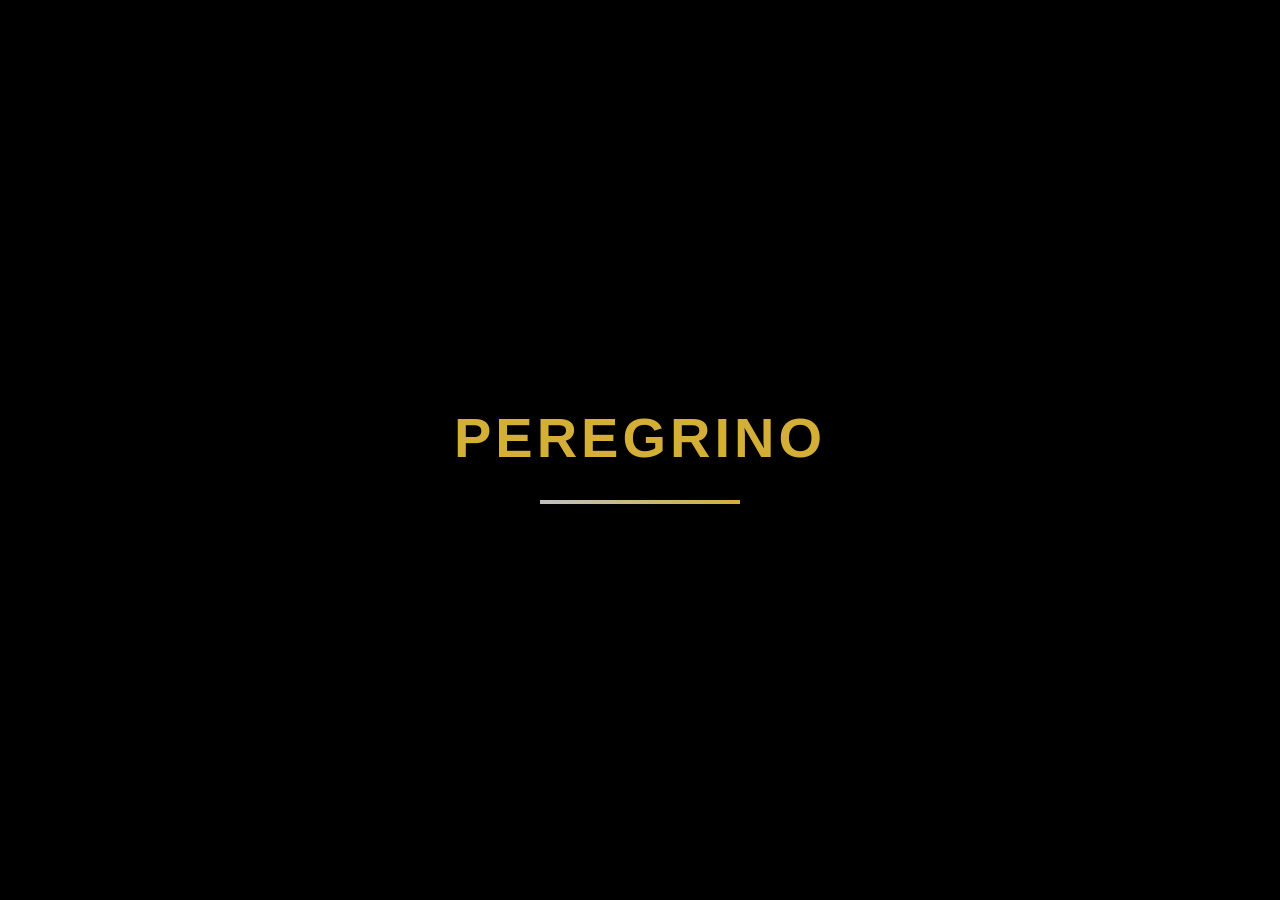
<file: index.html>
<!DOCTYPE html>
<html lang="es">
<head>
  <meta charset="UTF-8">
  <meta name="viewport" content="width=device-width, initial-scale=1.0">
  <title>Peregrino | Bienvenido</title>
  <meta name="description" content="Peregrino - Tu camino hacia la libertad financiera comienza hoy.">
  <meta name="author" content="Peregrino">

  <!-- Favicon -->
  <link rel="icon" type="image/png" href="/favicon.png">

  <!-- Bootstrap 5.3 -->
  <link 
    href="https://cdn.jsdelivr.net/npm/bootstrap@5.3.2/dist/css/bootstrap.min.css" 
    rel="stylesheet"
    integrity="sha384-T3c6CoIi6uLrA9TneNEoa7RxnatzjcDSCmG1MXxSR1GAsXEV/Dwwykc2MPK8M2HN"
    crossorigin="anonymous"
  >

  <!-- Estilos propios -->
  <link rel="stylesheet" href="/css/styles.css">
</head>

<body>

  <!-- Pantalla de carga -->
  <div class="loader">
    <div class="brand">PEREGRINO</div>
    <div class="line"></div>
  </div>

  <!-- Contenido principal -->
  <main class="main-content d-flex align-items-center justify-content-center text-center">
    <div>
      <h1 class="title">Bienvenido a Peregrino</h1>
      <p class="subtitle">Tu camino hacia la libertad financiera comienza hoy.</p>

      <div class="mt-4">
        <a href="/register.html" class="btn btn-gold btn-lg me-3">
          Crear Cuenta
        </a>
        <a href="/login.html" class="btn btn-outline-light btn-lg">
          Iniciar Sesión
        </a>
      </div>
    </div>
  </main>

  <!-- Scripts -->
  <script src="/js/script.js"></script>

</body>
</html>
</file>
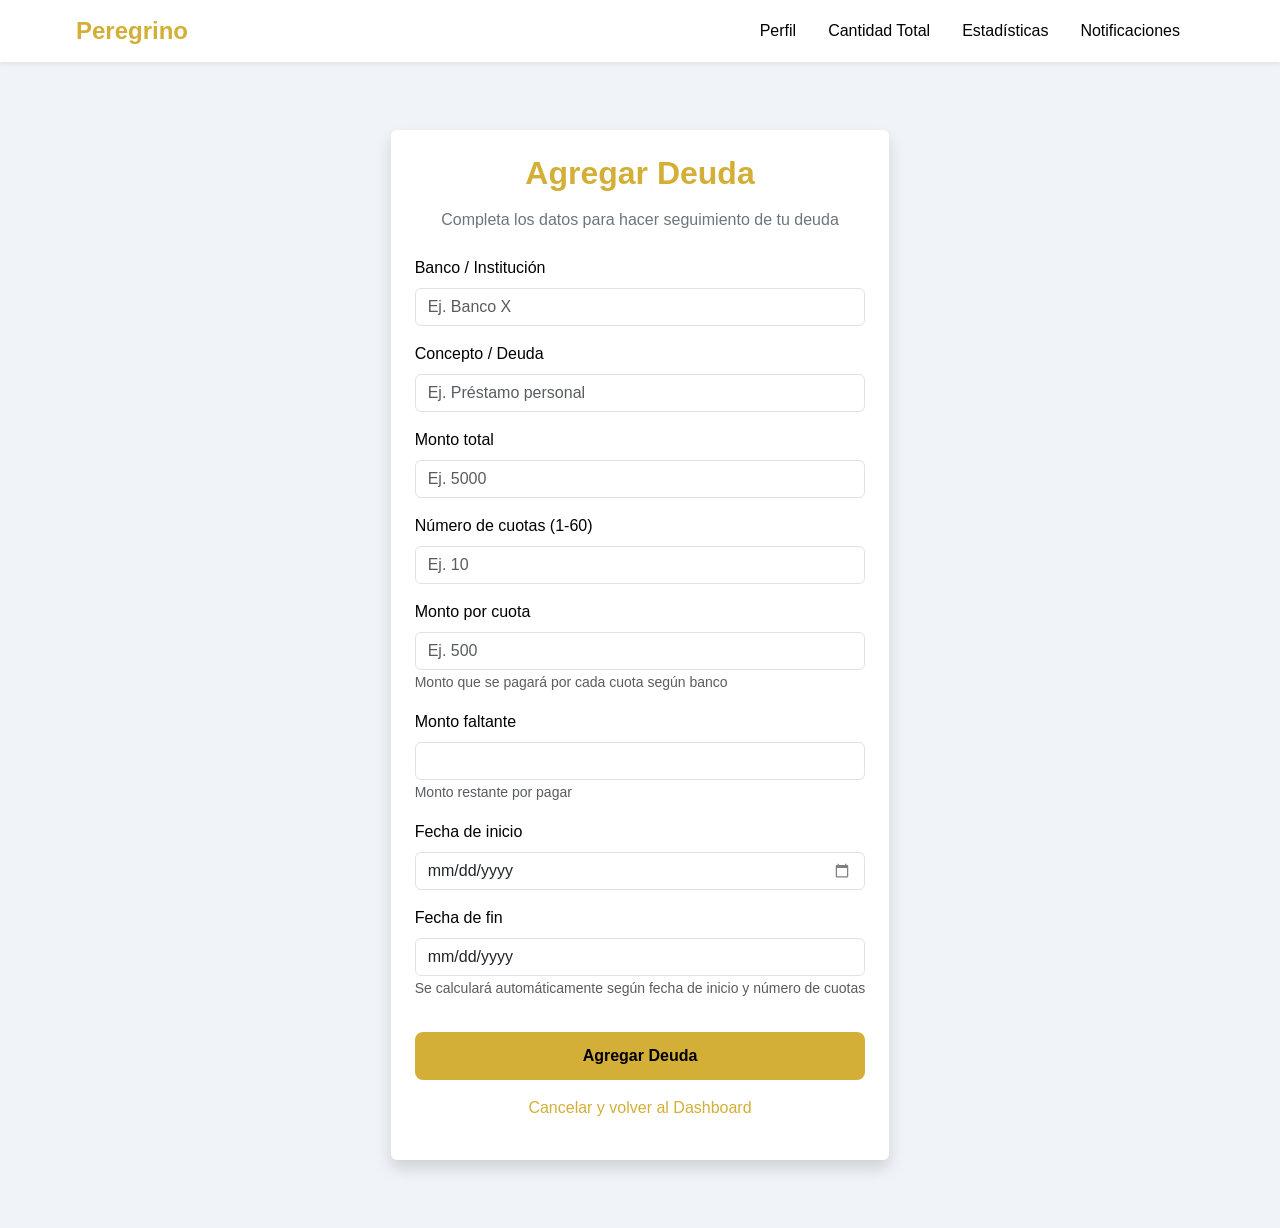
<file: agregar_pago.html>
<!DOCTYPE html>
<html lang="es">
<head>
    <meta charset="UTF-8">
    <title>Peregrino | Agregar Deuda</title>
    <meta name="viewport" content="width=device-width, initial-scale=1.0">

    <!-- Bootstrap -->
    <link href="https://cdn.jsdelivr.net/npm/bootstrap@5.3.2/dist/css/bootstrap.min.css" rel="stylesheet">
    <link rel="stylesheet" href="css/global.css">
    <link rel="stylesheet" href="css/auth.css">

    <style>
        body { background-color: #f0f4f8; }
        .brand-title { color: #D4AF37; font-weight: bold; }
        .btn-gold { background-color: #D4AF37; color: #000; font-weight: bold; }
        .btn-gold:hover { background-color: #C0A030; color: #000; }
        .auth-box { background-color: #fff; }
        .error-message { font-size: 0.875rem; }
    </style>
</head>
<body>

<!-- Navbar -->
<nav class="navbar navbar-expand-lg shadow-sm mb-4" style="background-color:#ffffff;">
    <div class="container">
        <a class="navbar-brand" href="dashboard.html">Peregrino</a>
        <button class="navbar-toggler" type="button" data-bs-toggle="collapse" data-bs-target="#navbarDashboard">
            <span class="navbar-toggler-icon"></span>
        </button>
        <div class="collapse navbar-collapse" id="navbarDashboard">
            <ul class="navbar-nav ms-auto">
                <li class="nav-item"><a class="nav-link" href="#">Perfil</a></li>
                <li class="nav-item"><a class="nav-link" href="#">Cantidad Total</a></li>
                <li class="nav-item"><a class="nav-link" href="#">Estadísticas</a></li>
                <li class="nav-item"><a class="nav-link" href="#">Notificaciones</a></li>
            </ul>
        </div>
    </div>
</nav>

<!-- Contenido principal -->
<div class="container my-5">
    <div class="auth-wrapper mx-auto">
        <div class="auth-box p-4 rounded shadow">

            <h2 class="brand-title text-center mb-3">Agregar Deuda</h2>
            <p class="text-center text-secondary mb-4">Completa los datos para hacer seguimiento de tu deuda</p>

            <form id="formAgregarPago">

                <div class="mb-3">
                    <label for="banco" class="form-label">Banco / Institución</label>
                    <input type="text" class="form-control" id="banco" placeholder="Ej. Banco X" required>
                    <small class="error-message text-danger"></small>
                </div>

                <div class="mb-3">
                    <label for="concepto" class="form-label">Concepto / Deuda</label>
                    <input type="text" class="form-control" id="concepto" placeholder="Ej. Préstamo personal" required>
                    <small class="error-message text-danger"></small>
                </div>

                <div class="mb-3">
                    <label for="monto_total" class="form-label">Monto total</label>
                    <input type="number" class="form-control" id="monto_total" placeholder="Ej. 5000" min="0.01" step="0.01" required>
                    <small class="error-message text-danger"></small>
                </div>

                <div class="mb-3">
                    <label for="cuotas" class="form-label">Número de cuotas (1-60)</label>
                    <input type="number" class="form-control" id="cuotas" placeholder="Ej. 10" min="1" max="60" required>
                    <small class="error-message text-danger"></small>
                </div>

                <div class="mb-3">
                    <label for="monto_cuota" class="form-label">Monto por cuota</label>
                    <input type="number" class="form-control" id="monto_cuota" placeholder="Ej. 500" min="0.01" step="0.01" required>
                    <small class="text-muted">Monto que se pagará por cada cuota según banco</small>
                    <small class="error-message text-danger"></small>
                </div>

                <div class="mb-3">
                    <label for="monto_faltante" class="form-label">Monto faltante</label>
                    <input type="number" class="form-control" id="monto_faltante" readonly>
                    <small class="text-muted">Monto restante por pagar</small>
                </div>

                <div class="mb-3">
                    <label for="fecha_inicio" class="form-label">Fecha de inicio</label>
                    <input type="date" class="form-control" id="fecha_inicio" required>
                    <small class="error-message text-danger"></small>
                </div>

                <div class="mb-3">
                    <label for="fecha_fin" class="form-label">Fecha de fin</label>
                    <input type="date" class="form-control" id="fecha_fin" readonly>
                    <small class="text-muted">Se calculará automáticamente según fecha de inicio y número de cuotas</small>
                    <small class="error-message text-danger"></small>
                </div>

                <button type="submit" class="btn btn-gold w-100 mt-3">Agregar Deuda</button>
            </form>

            <p class="mt-3 text-center">
                <a href="dashboard.html">Cancelar y volver al Dashboard</a>
            </p>

        </div>
    </div>
</div>

<!-- Scripts -->
<script src="js/dashboard.js"></script>
<script>
    // ===========================
    // Manejo del formulario de agregar deuda
    // ===========================
    const form = document.getElementById("formAgregarPago");

    // Actualiza monto_faltante y fecha_fin automáticamente
    const montoTotalInput = document.getElementById("monto_total");
    const cuotasInput = document.getElementById("cuotas");
    const montoCuotaInput = document.getElementById("monto_cuota");
    const montoFaltanteInput = document.getElementById("monto_faltante");
    const fechaInicioInput = document.getElementById("fecha_inicio");
    const fechaFinInput = document.getElementById("fecha_fin");

    function actualizarMontoFaltante(){
        const montoTotal = parseFloat(montoTotalInput.value) || 0;
        montoFaltanteInput.value = montoTotal.toFixed(2);
    }

    function actualizarFechaFin(){
        const fechaInicio = fechaInicioInput.value;
        const cuotas = parseInt(cuotasInput.value) || 1;
        if(fechaInicio){
            const fecha = new Date(fechaInicio);
            fecha.setMonth(fecha.getMonth() + cuotas);
            fechaFinInput.value = fecha.toISOString().split("T")[0];
        }
    }

    montoTotalInput.addEventListener("input", actualizarMontoFaltante);
    cuotasInput.addEventListener("input", ()=>{
        actualizarMontoFaltante();
        actualizarFechaFin();
    });
    fechaInicioInput.addEventListener("change", actualizarFechaFin);

    // ===========================
    // Submit del formulario
    // ===========================
    form.addEventListener("submit", (e)=>{
        e.preventDefault();

        const banco = montoTotalInput.parentElement.parentElement.querySelector("#banco").value.trim();
        const concepto = form.querySelector("#concepto").value.trim();
        const monto_total = parseFloat(montoTotalInput.value);
        const cuotas = parseInt(cuotasInput.value);
        const monto_cuota = parseFloat(montoCuotaInput.value);
        const monto_faltante = parseFloat(montoFaltanteInput.value);
        const fecha_inicio = fechaInicioInput.value;
        const fecha_fin = fechaFinInput.value;

        // Validaciones básicas
        if(!banco || !concepto || !monto_total || !cuotas || !monto_cuota || !fecha_inicio || !fecha_fin){
            alert("❌ Todos los campos son obligatorios y deben ser válidos.");
            return;
        }

        const nuevoPago = {
            banco,
            concepto,
            monto_total,
            cuotas,
            monto_cuota,
            monto_faltante,
            fecha_inicio,
            fecha_fin,
            estado: "Pendiente"
        };

        // Guardar en localStorage
        pagos.push(nuevoPago);
        localStorage.setItem("pagos", JSON.stringify(pagos));

        alert("✅ Deuda agregada correctamente!");
        window.location.href = "dashboard.html";
    });

    // ===========================
    // Inicializar navbar
    // ===========================
    if(typeof conectarNavbar === "function") conectarNavbar();
</script>

<script src="https://cdn.jsdelivr.net/npm/bootstrap@5.3.2/dist/js/bootstrap.bundle.min.js"></script>
</body>
</html>
</file>
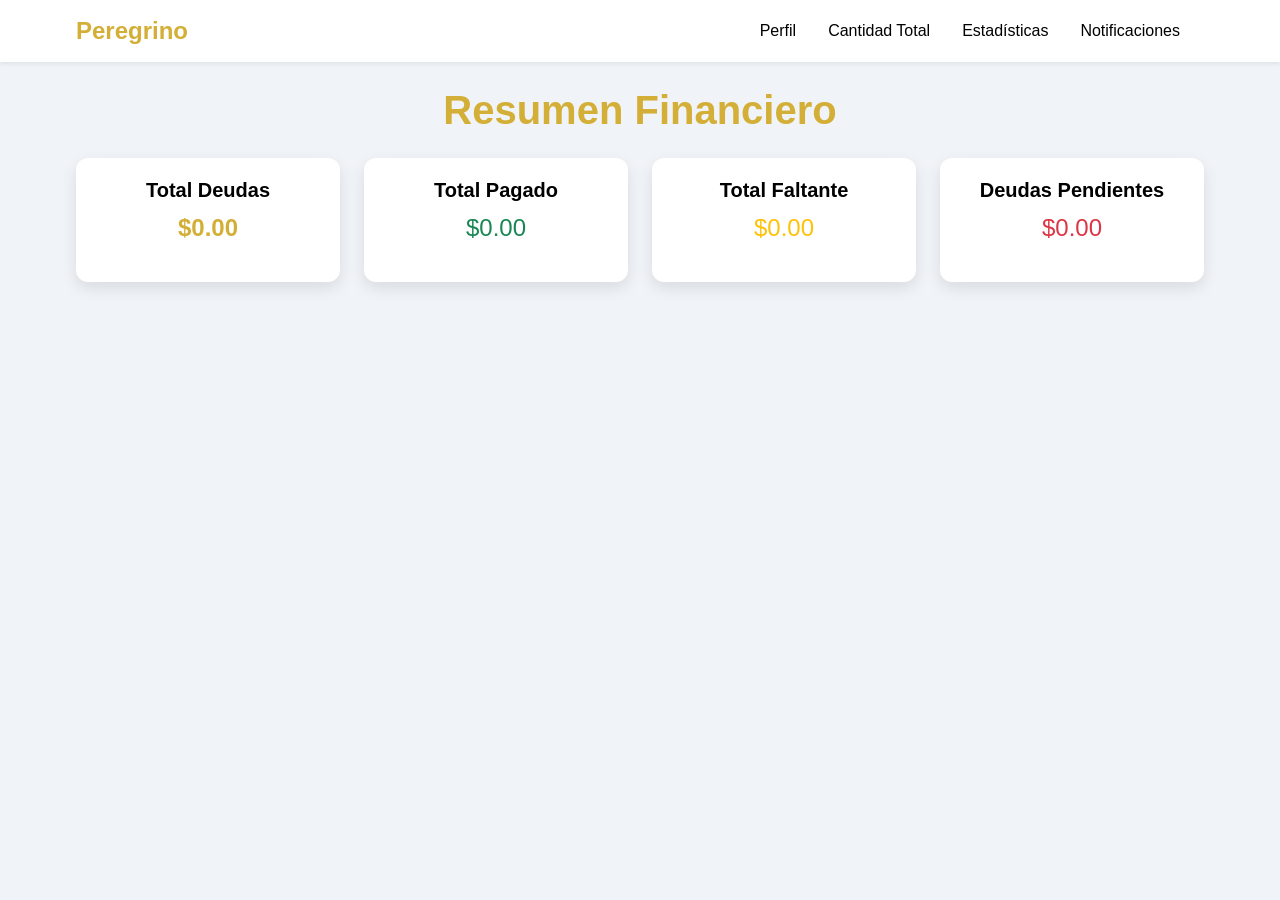
<file: cantidad_total.html>
<!DOCTYPE html>
<html lang="es">
<head>
    <meta charset="UTF-8">
    <title>Peregrino | Cantidad Total</title>
    <meta name="viewport" content="width=device-width, initial-scale=1.0">

    <!-- Bootstrap -->
    <link href="https://cdn.jsdelivr.net/npm/bootstrap@5.3.2/dist/css/bootstrap.min.css" rel="stylesheet">
    <link rel="stylesheet" href="css/global.css">
    <link rel="stylesheet" href="css/auth.css">

    <style>
        body { background-color: #f0f4f8; color: #000; }
        .navbar { background-color: #ffffff !important; }
        .navbar-brand { color: #D4AF37 !important; font-weight: bold; font-size: 1.5rem; }
        .nav-link { color: #000 !important; font-weight: 500; margin-right: 1rem; }
        .nav-link:hover { color: #D4AF37 !important; }
        .brand-title { color: #D4AF37; font-weight: bold; }
        .dashboard-box { background-color: #ffffff; }
        .total-card {
            background-color: #ffffff;
            border-radius: 12px;
            box-shadow: 0 6px 15px rgba(0,0,0,0.1);
            padding: 20px;
            margin-bottom: 20px;
        }
        .text-gold { color: #D4AF37; font-weight: bold; }
        .fs-4 { font-size: 1.5rem; }
    </style>
</head>
<body>

<!-- Navbar -->
<nav class="navbar navbar-expand-lg shadow-sm mb-4">
    <div class="container">
        <a class="navbar-brand" href="dashboard.html">Peregrino</a>
        <button class="navbar-toggler" type="button" data-bs-toggle="collapse" data-bs-target="#navbarDashboard">
            <span class="navbar-toggler-icon"></span>
        </button>
        <div class="collapse navbar-collapse" id="navbarDashboard">
            <ul class="navbar-nav ms-auto">
                <li class="nav-item"><a class="nav-link" href="#">Perfil</a></li>
                <li class="nav-item"><a class="nav-link" href="#">Cantidad Total</a></li>
                <li class="nav-item"><a class="nav-link" href="#">Estadísticas</a></li>
                <li class="nav-item"><a class="nav-link" href="#">Notificaciones</a></li>
            </ul>
        </div>
    </div>
</nav>

<!-- Contenido principal -->
<div class="container my-4">
    <h1 class="text-center brand-title mb-4">Resumen Financiero</h1>

    <div class="row" id="resumenTotales">
        <!-- Tarjetas de totales generadas dinámicamente -->
    </div>
</div>

<!-- Scripts -->
<script src="js/dashboard.js"></script>
<script>
    // ===========================
    // Función para mostrar totales
    // ===========================
    function mostrarTotales() {
        const contenedor = document.getElementById("resumenTotales");
        if (!contenedor) return;

        let totalDeudas = 0;
        let totalPagado = 0;
        let totalFaltante = 0;
        let totalPendiente = 0;

        pagos.forEach(pago => {
            totalDeudas += pago.monto_total;
            totalPagado += (pago.monto_total - pago.monto_faltante);
            totalFaltante += pago.monto_faltante;
            if(pago.estado === "Pendiente") totalPendiente += pago.monto_faltante;
        });

        contenedor.innerHTML = `
            <div class="col-md-3">
                <div class="total-card text-center">
                    <h5>Total Deudas</h5>
                    <p class="fs-4 text-gold">$${totalDeudas.toFixed(2)}</p>
                </div>
            </div>
            <div class="col-md-3">
                <div class="total-card text-center">
                    <h5>Total Pagado</h5>
                    <p class="fs-4 text-success">$${totalPagado.toFixed(2)}</p>
                </div>
            </div>
            <div class="col-md-3">
                <div class="total-card text-center">
                    <h5>Total Faltante</h5>
                    <p class="fs-4 text-warning">$${totalFaltante.toFixed(2)}</p>
                </div>
            </div>
            <div class="col-md-3">
                <div class="total-card text-center">
                    <h5>Deudas Pendientes</h5>
                    <p class="fs-4 text-danger">$${totalPendiente.toFixed(2)}</p>
                </div>
            </div>
        `;
    }

    // ===========================
    // Inicialización
    // ===========================
    window.onload = function() {
        if(typeof conectarNavbar === "function") conectarNavbar();
        mostrarTotales();
    };
</script>

<script src="https://cdn.jsdelivr.net/npm/bootstrap@5.3.2/dist/js/bootstrap.bundle.min.js"></script>
</body>
</html>
</file>
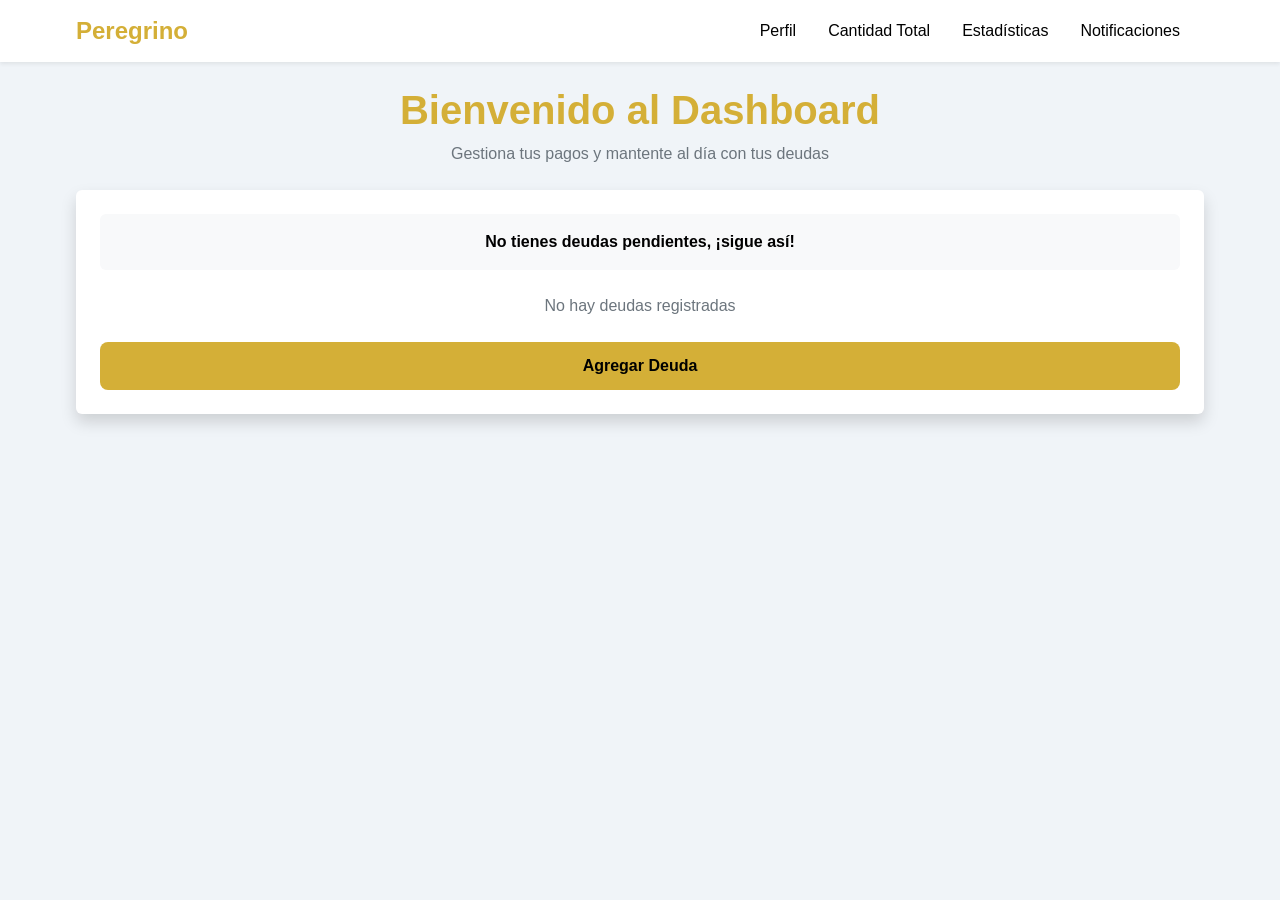
<file: editar.html>
<!DOCTYPE html>
<html lang="es">
<head>
    <meta charset="UTF-8">
    <title>Peregrino | Editar Deuda</title>
    <meta name="viewport" content="width=device-width, initial-scale=1.0">

    <!-- Bootstrap -->
    <link href="https://cdn.jsdelivr.net/npm/bootstrap@5.3.2/dist/css/bootstrap.min.css" rel="stylesheet">
    <link rel="stylesheet" href="css/global.css">
    <link rel="stylesheet" href="css/auth.css">

    <style>
        body { background-color: #f0f4f8; }
        .auth-wrapper { display: flex; justify-content: center; align-items: center; min-height: 100vh; padding: 20px; }
        .auth-box { background-color: #ffffff; padding: 30px; border-radius: 12px; box-shadow: 0 6px 15px rgba(0,0,0,0.1); width: 100%; max-width: 500px; }
        .brand-title { color: #D4AF37; font-weight: bold; text-align: center; margin-bottom: 10px; }
        .brand-subtitle { text-align: center; color: #555; margin-bottom: 25px; }
        .btn-gold { background-color: #D4AF37; color: #000; font-weight: bold; }
        .btn-gold:hover { background-color: #C0A030; color: #000; }
        .error-message { color: red; font-size: 0.85rem; margin-top: 3px; }
        a { color: #D4AF37; text-decoration: none; }
        a:hover { text-decoration: underline; }
    </style>
</head>
<body>

<div class="auth-wrapper">
    <div class="auth-box">
        <h2 class="brand-title">Editar Deuda</h2>
        <p class="brand-subtitle">Actualiza los datos de tu deuda</p>

        <form id="editarForm">
            <!-- Banco / Institución -->
            <div class="mb-3">
                <label for="banco" class="form-label">Banco / Institución</label>
                <input type="text" class="form-control" id="banco" placeholder="Ej. Banco X" required>
                <small class="error-message"></small>
            </div>

            <!-- Concepto -->
            <div class="mb-3">
                <label for="concepto" class="form-label">Concepto / Deuda</label>
                <input type="text" class="form-control" id="concepto" placeholder="Ej. Préstamo personal" required>
                <small class="error-message"></small>
            </div>

            <!-- Monto Total -->
            <div class="mb-3">
                <label for="monto_total" class="form-label">Monto Total</label>
                <input type="number" class="form-control" id="monto_total" placeholder="Ej. 5000" min="0.01" step="0.01" required>
                <small class="error-message"></small>
            </div>

            <!-- Cuotas -->
            <div class="mb-3">
                <label for="cuotas" class="form-label">Número de Cuotas (1-60)</label>
                <input type="number" class="form-control" id="cuotas" placeholder="Ej. 10" min="1" max="60" step="1" required>
                <small class="error-message"></small>
            </div>

            <!-- Monto por cuota -->
            <div class="mb-3">
                <label for="monto_cuota" class="form-label">Monto por Cuota</label>
                <input type="number" class="form-control" id="monto_cuota" placeholder="Ej. 500" min="0.01" step="0.01" required>
                <small class="text-muted">Monto que se paga cada mes según banco</small>
                <small class="error-message"></small>
            </div>

            <!-- Monto faltante -->
            <div class="mb-3">
                <label for="monto_faltante" class="form-label">Monto Faltante</label>
                <input type="number" class="form-control" id="monto_faltante" readonly>
                <small class="text-muted">Monto restante por pagar</small>
            </div>

            <!-- Fecha inicio -->
            <div class="mb-3">
                <label for="fecha_inicio" class="form-label">Fecha Inicio</label>
                <input type="date" class="form-control" id="fecha_inicio" required>
                <small class="error-message"></small>
            </div>

            <!-- Fecha fin -->
            <div class="mb-3">
                <label for="fecha_fin" class="form-label">Fecha Fin</label>
                <input type="date" class="form-control" id="fecha_fin" readonly>
                <small class="text-muted">Se calcula automáticamente según fecha inicio y número de cuotas</small>
            </div>

            <button type="submit" class="btn btn-gold w-100 mt-3">Guardar Cambios</button>
        </form>

        <p class="mt-3 text-center">
            <a href="dashboard.html">Cancelar y volver al Dashboard</a>
        </p>
    </div>
</div>

<!-- Scripts -->
<script src="js/dashboard.js"></script>
<script>
    // ===========================
    // Inicialización de edición
    // ===========================
    const indice = localStorage.getItem("editarIndice");
    if(!indice) window.location.href = "dashboard.html";

    const pago = pagos[indice];

    // Referencias
    const banco = document.getElementById("banco");
    const concepto = document.getElementById("concepto");
    const monto_total = document.getElementById("monto_total");
    const cuotas = document.getElementById("cuotas");
    const monto_cuota = document.getElementById("monto_cuota");
    const monto_faltante = document.getElementById("monto_faltante");
    const fecha_inicio = document.getElementById("fecha_inicio");
    const fecha_fin = document.getElementById("fecha_fin");

    // Rellenar formulario con datos actuales
    banco.value = pago.banco;
    concepto.value = pago.concepto;
    monto_total.value = pago.monto_total;
    cuotas.value = pago.cuotas;
    monto_cuota.value = pago.monto_cuota;
    monto_faltante.value = pago.monto_faltante;
    fecha_inicio.value = pago.fecha_inicio;
    fecha_fin.value = pago.fecha_fin;

    // Función para calcular fecha_fin según fecha_inicio y cuotas
    function actualizarFechaFin() {
        const inicio = new Date(fecha_inicio.value);
        const meses = parseInt(cuotas.value) || 1;
        const fin = new Date(inicio);
        fin.setMonth(fin.getMonth() + meses);
        fecha_fin.value = fin.toISOString().split('T')[0];
    }

    // Función para actualizar monto_faltante automáticamente
    function actualizarMontoFaltante() {
        const total = parseFloat(monto_total.value) || 0;
        const cuota = parseFloat(monto_cuota.value) || 0;
        const faltante = Math.max(total - cuota, 0);
        monto_faltante.value = faltante.toFixed(2);
    }

    fecha_inicio.addEventListener("change", actualizarFechaFin);
    cuotas.addEventListener("input", actualizarFechaFin);
    monto_total.addEventListener("input", actualizarMontoFaltante);
    monto_cuota.addEventListener("input", actualizarMontoFaltante);

    // ===========================
    // Guardar cambios
    // ===========================
    document.getElementById("editarForm").addEventListener("submit", function(e){
        e.preventDefault();

        pago.banco = banco.value.trim();
        pago.concepto = concepto.value.trim();
        pago.monto_total = parseFloat(monto_total.value);
        pago.cuotas = parseInt(cuotas.value);
        pago.monto_cuota = parseFloat(monto_cuota.value);
        pago.monto_faltante = parseFloat(monto_faltante.value);
        pago.fecha_inicio = fecha_inicio.value;
        pago.fecha_fin = fecha_fin.value;

        // Guardar cambios en localStorage
        localStorage.setItem("pagos", JSON.stringify(pagos));
        // Volver al dashboard
        window.location.href = "dashboard.html";
    });

    // ===========================
    // Inicializar navbar
    // ===========================
    if(typeof conectarNavbar === "function") conectarNavbar();
</script>

<script src="https://cdn.jsdelivr.net/npm/bootstrap@5.3.2/dist/js/bootstrap.bundle.min.js"></script>
</body>
</html>
</file>
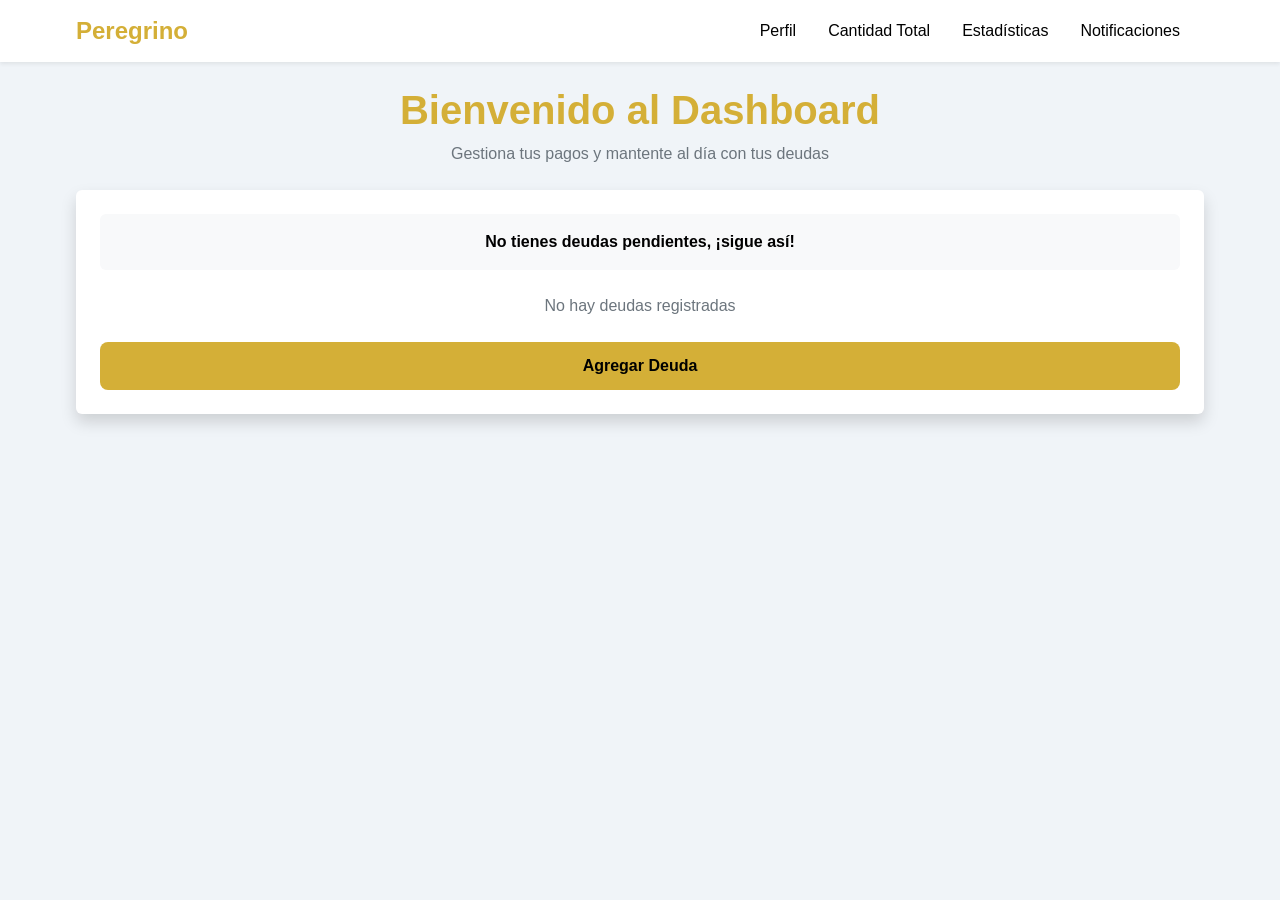
<file: eliminar.html>
<!DOCTYPE html>
<html lang="es">
<head>
    <meta charset="UTF-8">
    <title>Peregrino | Eliminar Pago</title>
    <meta name="viewport" content="width=device-width, initial-scale=1.0">

    <link rel="stylesheet" href="css/global.css">
    <link rel="stylesheet" href="css/auth.css">

    <style>
        .error-message { display: block; margin-top: 5px; }
    </style>
</head>
<body>

<div class="auth-wrapper">
    <div class="auth-box">
        <h1 class="brand-title">Eliminar Pago</h1>
        <p class="brand-subtitle">Escribe la palabra <strong>CONFIRMAR</strong> para eliminar la deuda</p>

        <form id="eliminarForm">
            <div class="mb-3">
                <label class="form-label">Escribe "CONFIRMAR"</label>
                <input type="text" id="confirmInput" class="form-control" placeholder="CONFIRMAR" required>
                <small class="error-message text-danger"></small>
            </div>

            <button type="submit" class="btn btn-danger w-100 mt-3">Eliminar Pago</button>
        </form>

        <p class="redirect-text mt-4">
            <a href="dashboard.html">Cancelar y volver al Dashboard</a>
        </p>
    </div>
</div>

<script>
document.addEventListener("DOMContentLoaded", function() {
    const form = document.getElementById("eliminarForm");
    const input = document.getElementById("confirmInput");

    let pagos = JSON.parse(localStorage.getItem("pagos")) || [];
    const eliminarIndice = localStorage.getItem("eliminarIndice");

    if(eliminarIndice === null){
        alert("❌ No se encontró deuda para eliminar");
        window.location.href = "dashboard.html";
    }

    form.addEventListener("submit", function(e){
        e.preventDefault();

        const errorEl = input.nextElementSibling;
        errorEl.textContent = "";

        const textoIngresado = input.value.trim();

        if(textoIngresado !== "CONFIRMAR"){
            errorEl.textContent = "Escribe por favor CONFIRMAR para poder eliminar";
            return;
        }

        if(confirm("⚠️ ¿Estás seguro de eliminar esta deuda? Esta acción no se puede deshacer.")){
            pagos.splice(eliminarIndice, 1);
            localStorage.setItem("pagos", JSON.stringify(pagos));
            localStorage.removeItem("eliminarIndice");

            alert("✅ Deuda eliminada correctamente");
            window.location.href = "dashboard.html";
        }
    });
});
</script>

</body>
</html>
</file>
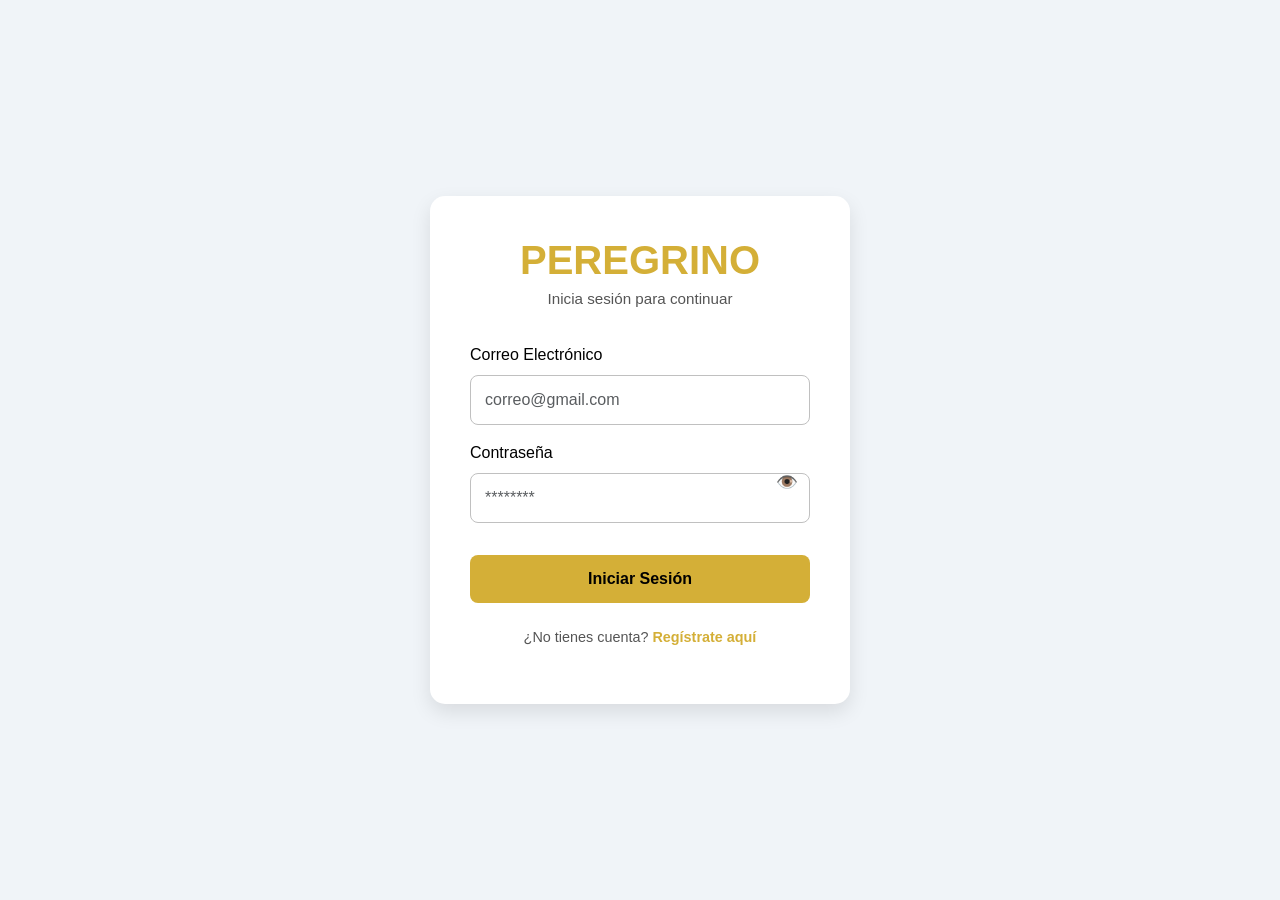
<file: login.html>
<!DOCTYPE html>
<html lang="es">
<head>
    <meta charset="UTF-8">
    <title>Peregrino | Iniciar Sesión</title>
    <meta name="viewport" content="width=device-width, initial-scale=1.0">

    <!-- Bootstrap -->
    <link href="https://cdn.jsdelivr.net/npm/bootstrap@5.3.2/dist/css/bootstrap.min.css" rel="stylesheet">
    <!-- Estilos propios -->
    <link rel="stylesheet" href="css/global.css">
    <link rel="stylesheet" href="css/auth.css">

    <style>
        body {
            background-color: #f0f4f8;
            color: #000;
            font-family: 'Segoe UI', sans-serif;
        }
        .auth-wrapper {
            display: flex;
            justify-content: center;
            align-items: center;
            min-height: 100vh;
        }
        .auth-box {
            background-color: #fff;
            padding: 2.5rem;
            border-radius: 15px;
            box-shadow: 0 8px 20px rgba(0,0,0,0.1);
            width: 100%;
            max-width: 420px;
        }
        .brand-title {
            color: #D4AF37;
            font-weight: bold;
            text-align: center;
            margin-bottom: 0.25rem;
        }
        .brand-subtitle {
            text-align: center;
            font-size: 0.95rem;
            color: #555;
            margin-bottom: 2rem;
        }
        .btn-gold {
            background-color: #D4AF37;
            color: #000;
            font-weight: bold;
            transition: background-color 0.3s;
        }
        .btn-gold:hover {
            background-color: #C0A030;
            color: #000;
        }
        .toggle-password {
            position: absolute;
            right: 12px;
            top: 50%;
            transform: translateY(-50%);
            cursor: pointer;
            user-select: none;
        }
        .error-message {
            font-size: 0.85rem;
            margin-top: 0.25rem;
        }
        .redirect-text {
            text-align: center;
            font-size: 0.9rem;
            color: #555;
        }
        .redirect-text a {
            color: #D4AF37;
            text-decoration: none;
            font-weight: bold;
        }
        .redirect-text a:hover {
            text-decoration: underline;
        }
    </style>
</head>

<body>

<div class="auth-wrapper">
    <div class="auth-box">

        <h1 class="brand-title">PEREGRINO</h1>
        <p class="brand-subtitle">Inicia sesión para continuar</p>

        <form id="loginForm" novalidate>

            <div class="mb-3">
                <label for="email" class="form-label">Correo Electrónico</label>
                <input type="email" id="email" class="form-control custom-input" placeholder="correo@gmail.com" required>
                <small class="error-message text-danger"></small>
            </div>

            <div class="mb-3 position-relative">
                <label for="password" class="form-label">Contraseña</label>
                <input type="password" id="password" class="form-control custom-input" placeholder="********" required>
                <span class="toggle-password">👁️</span>
                <small class="error-message text-danger"></small>
            </div>

            <button type="submit" class="btn btn-gold w-100 mt-3">Iniciar Sesión</button>

        </form>

        <p class="redirect-text mt-4">
            ¿No tienes cuenta? <a href="register.html">Regístrate aquí</a>
        </p>

    </div>
</div>

<!-- Scripts -->
<script src="js/login.js"></script>
<script src="https://cdn.jsdelivr.net/npm/bootstrap@5.3.2/dist/js/bootstrap.bundle.min.js"></script>
</body>
</html>
</file>
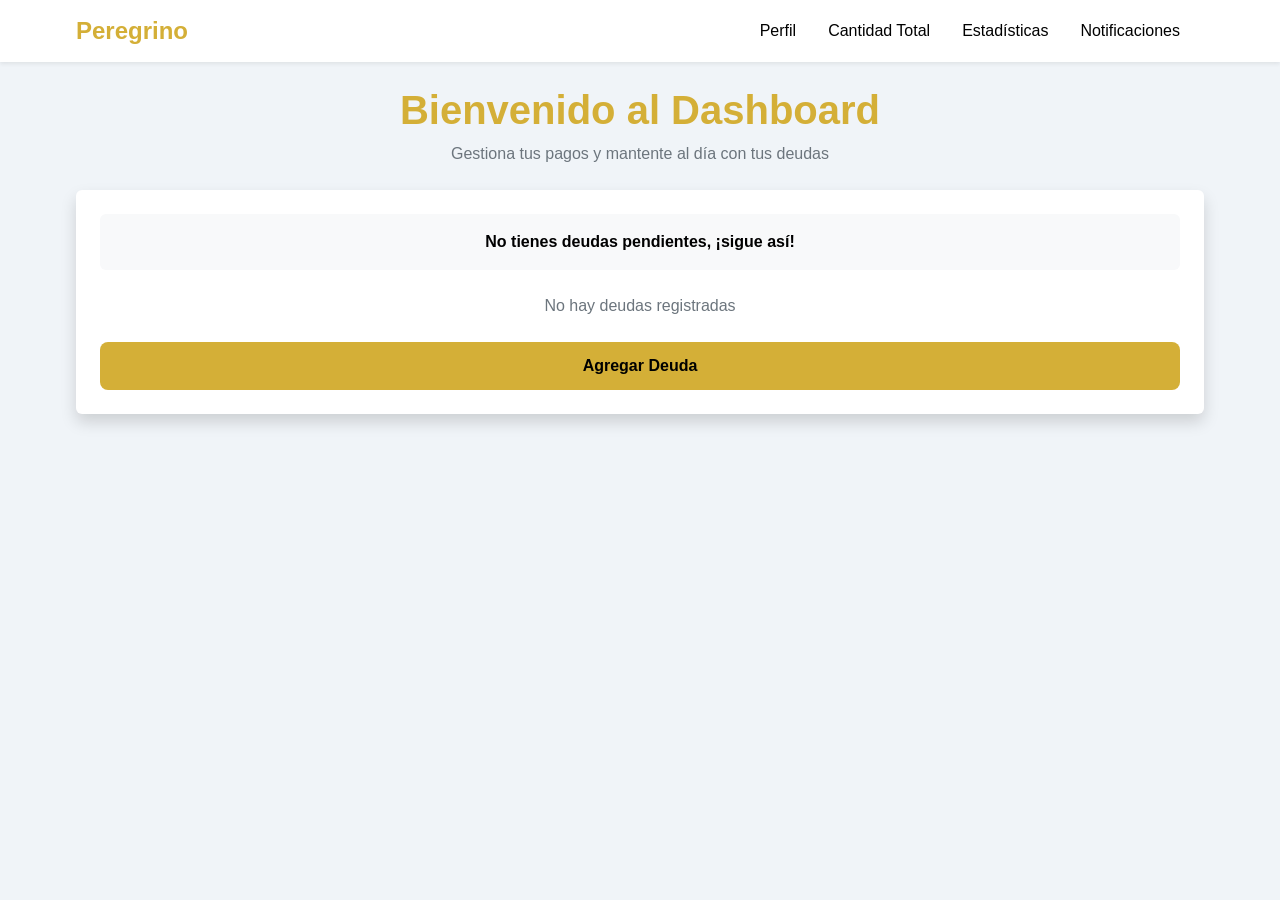
<file: pagar.html>
<!DOCTYPE html>
<html lang="es">
<head>
<meta charset="UTF-8">
<title>Pagar Deuda | Peregrino</title>
<meta name="viewport" content="width=device-width, initial-scale=1.0">

<!-- Bootstrap -->
<link href="https://cdn.jsdelivr.net/npm/bootstrap@5.3.2/dist/css/bootstrap.min.css" rel="stylesheet">

<!-- Estilos propios -->
<link rel="stylesheet" href="css/global.css">
<link rel="stylesheet" href="css/auth.css">

<style>
body { background-color: #f0f4f8; color: #000; }
.navbar { background-color: #ffffff !important; }
.navbar-brand { color: #D4AF37 !important; font-weight: bold; font-size: 1.5rem; }
.nav-link { color: #000 !important; font-weight: 500; margin-right: 1rem; }
.nav-link:hover { color: #D4AF37 !important; }
.auth-wrapper { display: flex; justify-content: center; align-items: center; min-height: 100vh; }
.auth-box { background-color: #ffffff; padding: 30px; border-radius: 12px; box-shadow: 0 8px 20px rgba(0,0,0,0.1); width: 100%; max-width: 450px; }
.brand-title { color: #D4AF37; font-weight: bold; text-align: center; margin-bottom: 10px; }
.brand-subtitle { text-align: center; margin-bottom: 20px; color: #555; }
.progress { height: 25px; border-radius: 12px; overflow: hidden; }
.progress-bar { font-weight: bold; color: #000; }
.btn-gold { background-color: #D4AF37; color: #000; font-weight: bold; }
.btn-gold:hover { background-color: #C0A030; color: #000; }
</style>
</head>
<body>

<!-- ===========================
        Barra de navegación
=========================== -->
<nav class="navbar navbar-expand-lg shadow-sm mb-4">
    <div class="container">
        <a class="navbar-brand" href="dashboard.html">Peregrino</a>
        <button class="navbar-toggler" type="button" data-bs-toggle="collapse" data-bs-target="#navbarDashboard">
            <span class="navbar-toggler-icon"></span>
        </button>
        <div class="collapse navbar-collapse" id="navbarDashboard">
            <ul class="navbar-nav ms-auto">
                <li class="nav-item"><a class="nav-link" href="perfil.html">Perfil</a></li>
                <li class="nav-item"><a class="nav-link" href="cantidad_total.html">Cantidad Total</a></li>
                <li class="nav-item"><a class="nav-link" href="estadistica.html">Estadísticas</a></li>
                <li class="nav-item"><a class="nav-link" href="notificaciones.html">Notificaciones</a></li>
            </ul>
        </div>
    </div>
</nav>

<!-- ===========================
        Contenido principal
=========================== -->
<div class="auth-wrapper">
    <div class="auth-box">
        <h2 class="brand-title">Registrar Pago</h2>
        <p class="brand-subtitle">Ingresa el monto que deseas pagar de tu deuda</p>

        <form id="pagarForm">
            <div class="mb-3">
                <label for="banco" class="form-label">Banco / Empresa</label>
                <input type="text" class="form-control" id="banco" disabled>
            </div>

            <div class="mb-3">
                <label for="concepto" class="form-label">Concepto</label>
                <input type="text" class="form-control" id="concepto" disabled>
            </div>

            <div class="mb-3">
                <label for="monto_faltante" class="form-label">Monto faltante</label>
                <input type="text" class="form-control" id="monto_faltante" disabled>
            </div>

            <div class="mb-3">
                <label for="monto_pago" class="form-label">Monto a pagar</label>
                <input type="number" class="form-control" id="monto_pago" min="0.01" step="0.01" required>
                <div class="error-message text-danger" id="errorMontoPago"></div>
            </div>

            <!-- Barra de progreso -->
            <div class="mb-3">
                <label class="form-label">Progreso de pago</label>
                <div class="progress">
                    <div class="progress-bar bg-gold" role="progressbar" id="progressPago" style="width: 0%">0%</div>
                </div>
            </div>

            <button type="submit" class="btn btn-gold w-100 mt-3">Registrar Pago</button>
        </form>

        <div class="text-center mt-3">
            <a href="dashboard.html">Cancelar y volver</a>
        </div>
    </div>
</div>

<!-- Scripts -->
<script>
document.addEventListener("DOMContentLoaded", () => {
    const pagos = JSON.parse(localStorage.getItem("pagos")) || [];
    const indice = parseInt(localStorage.getItem("pagarIndice"));
    if(isNaN(indice) || !pagos[indice]){
        alert("Pago no encontrado");
        window.location.href = "dashboard.html";
        return;
    }

    const pago = pagos[indice];

    // Mostrar datos
    document.getElementById("banco").value = pago.banco;
    document.getElementById("concepto").value = pago.concepto;
    document.getElementById("monto_faltante").value = pago.monto_faltante.toFixed(2);

    const montoPagoInput = document.getElementById("monto_pago");
    const progressBar = document.getElementById("progressPago");
    const errorDiv = document.getElementById("errorMontoPago");

    // Actualizar barra de progreso
    montoPagoInput.addEventListener("input", () => {
        const monto = parseFloat(montoPagoInput.value) || 0;
        let porcentaje = (monto / pago.monto_total) * 100;
        if(porcentaje > 100) porcentaje = 100;
        progressBar.style.width = porcentaje.toFixed(2) + "%";
        progressBar.textContent = porcentaje.toFixed(0) + "%";
    });

    // Manejar formulario
    document.getElementById("pagarForm").addEventListener("submit", (e) => {
        e.preventDefault();
        const montoPago = parseFloat(montoPagoInput.value);
        if(montoPago <= 0 || montoPago > pago.monto_faltante){
            errorDiv.textContent = "Monto inválido";
            return;
        }

        pago.monto_faltante -= montoPago;
        if(pago.monto_faltante < 0) pago.monto_faltante = 0;

        pagos[indice] = pago;
        localStorage.setItem("pagos", JSON.stringify(pagos));

        alert("Pago registrado correctamente");
        window.location.href = "dashboard.html";
    });
});
</script>

<script src="https://cdn.jsdelivr.net/npm/bootstrap@5.3.2/dist/js/bootstrap.bundle.min.js"></script>
</body>
</html>
</file>
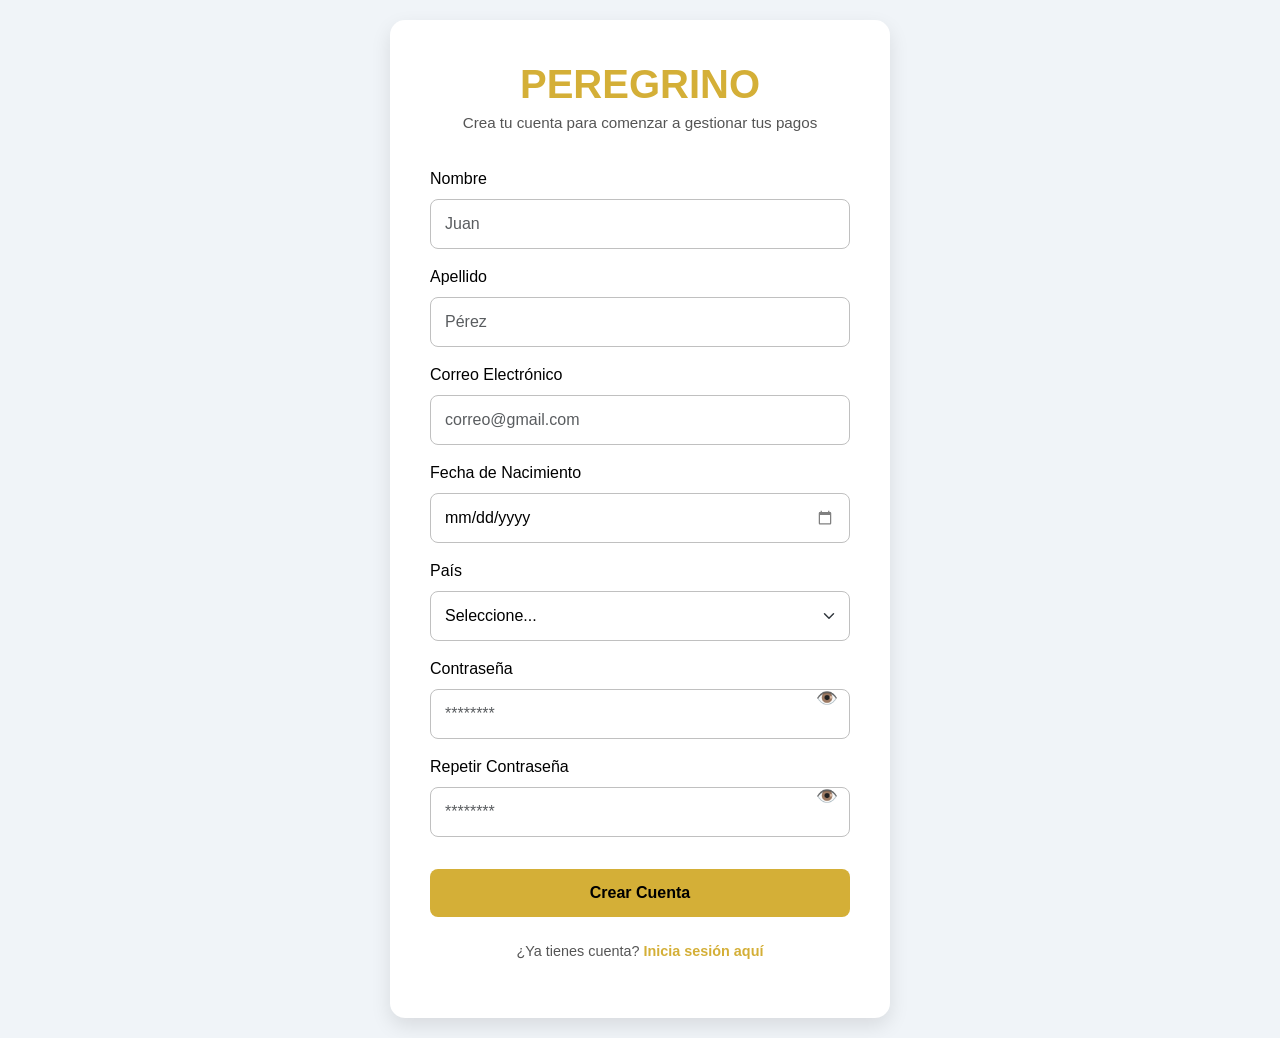
<file: register.html>
<!DOCTYPE html>
<html lang="es">
<head>
    <meta charset="UTF-8">
    <title>Peregrino | Registro</title>
    <meta name="viewport" content="width=device-width, initial-scale=1.0">

    <!-- Bootstrap -->
    <link href="https://cdn.jsdelivr.net/npm/bootstrap@5.3.2/dist/css/bootstrap.min.css" rel="stylesheet">
    <!-- Estilos propios -->
    <link rel="stylesheet" href="css/global.css">
    <link rel="stylesheet" href="css/auth.css">

    <style>
        body {
            background-color: #f0f4f8;
            color: #000;
            font-family: 'Segoe UI', sans-serif;
        }
        .auth-wrapper {
            display: flex;
            justify-content: center;
            align-items: center;
            min-height: 100vh;
        }
        .auth-box {
            background-color: #fff;
            padding: 2.5rem;
            border-radius: 15px;
            box-shadow: 0 8px 20px rgba(0,0,0,0.1);
            width: 100%;
            max-width: 500px;
        }
        .brand-title {
            color: #D4AF37;
            font-weight: bold;
            text-align: center;
            margin-bottom: 0.25rem;
        }
        .brand-subtitle {
            text-align: center;
            font-size: 0.95rem;
            color: #555;
            margin-bottom: 2rem;
        }
        .btn-gold {
            background-color: #D4AF37;
            color: #000;
            font-weight: bold;
            transition: background-color 0.3s;
        }
        .btn-gold:hover {
            background-color: #C0A030;
            color: #000;
        }
        .toggle-password {
            position: absolute;
            right: 12px;
            top: 50%;
            transform: translateY(-50%);
            cursor: pointer;
            user-select: none;
        }
        .error-message {
            font-size: 0.85rem;
            margin-top: 0.25rem;
        }
        .redirect-text {
            text-align: center;
            font-size: 0.9rem;
            color: #555;
        }
        .redirect-text a {
            color: #D4AF37;
            text-decoration: none;
            font-weight: bold;
        }
        .redirect-text a:hover {
            text-decoration: underline;
        }
        #otrosPaisContainer {
            display: none;
        }
    </style>
</head>

<body>

<div class="auth-wrapper">
    <div class="auth-box">

        <h1 class="brand-title">PEREGRINO</h1>
        <p class="brand-subtitle">Crea tu cuenta para comenzar a gestionar tus pagos</p>

        <form id="registerForm" novalidate>

            <div class="mb-3">
                <label for="nombre" class="form-label">Nombre</label>
                <input type="text" id="nombre" class="form-control custom-input" placeholder="Juan" required>
                <small class="error-message text-danger"></small>
            </div>

            <div class="mb-3">
                <label for="apellido" class="form-label">Apellido</label>
                <input type="text" id="apellido" class="form-control custom-input" placeholder="Pérez" required>
                <small class="error-message text-danger"></small>
            </div>

            <div class="mb-3">
                <label for="email" class="form-label">Correo Electrónico</label>
                <input type="email" id="email" class="form-control custom-input" placeholder="correo@gmail.com" required>
                <small class="error-message text-danger"></small>
            </div>

            <div class="mb-3">
                <label for="fechaNacimiento" class="form-label">Fecha de Nacimiento</label>
                <input type="date" id="fechaNacimiento" class="form-control custom-input" required>
                <small class="error-message text-danger"></small>
            </div>

            <div class="mb-3">
                <label for="pais" class="form-label">País</label>
                <select id="pais" class="form-select custom-input" required>
                    <option value="">Seleccione...</option>
                    <option value="Perú">Perú</option>
                    <option value="México">México</option>
                    <option value="Colombia">Colombia</option>
                    <option value="Otros">Otros</option>
                </select>
                <small class="error-message text-danger"></small>
            </div>

            <div class="mb-3" id="otrosPaisContainer">
                <label for="otrosPais" class="form-label">Especifique su país</label>
                <input type="text" id="otrosPais" class="form-control custom-input" placeholder="Nombre del país">
                <small class="error-message text-danger"></small>
            </div>

            <div class="mb-3 position-relative">
                <label for="password" class="form-label">Contraseña</label>
                <input type="password" id="password" class="form-control custom-input" placeholder="********" required>
                <span class="toggle-password">👁️</span>
                <small class="error-message text-danger"></small>
            </div>

            <div class="mb-3 position-relative">
                <label for="password2" class="form-label">Repetir Contraseña</label>
                <input type="password" id="password2" class="form-control custom-input" placeholder="********" required>
                <span class="toggle-password">👁️</span>
                <small class="error-message text-danger"></small>
            </div>

            <button type="submit" class="btn btn-gold w-100 mt-3">Crear Cuenta</button>

        </form>

        <p class="redirect-text mt-4">
            ¿Ya tienes cuenta? <a href="login.html">Inicia sesión aquí</a>
        </p>

    </div>
</div>

<!-- Scripts -->
<script src="js/register.js"></script>
<script src="https://cdn.jsdelivr.net/npm/bootstrap@5.3.2/dist/js/bootstrap.bundle.min.js"></script>
</body>
</html>
</file>
<file: css/styles.css>
/* ==========================
   styles.css - Pantalla de bienvenida mejorada
   ========================== */

/* ===== BODY ===== */
body {
    margin: 0;
    background-color: #000000; /* fondo oscuro inicial */
    color: #FFFFFF;
    font-family: 'Segoe UI', sans-serif;
    overflow-x: hidden;
}

/* ===== Pantalla de carga ===== */
.loader {
    position: fixed;
    top: 0;
    left: 0;
    width: 100%;
    height: 100vh;
    background: #000000;
    display: flex;
    justify-content: center;
    align-items: center;
    flex-direction: column;
    z-index: 9999;
}

.loader .brand {
    font-size: 3.5rem;
    font-weight: 700;
    letter-spacing: 4px;
    color: #D4AF37;
    opacity: 0;
    animation: fadeIn 2s ease forwards;
}

.loader .line {
    width: 0;
    height: 4px;
    background: linear-gradient(to right, #C0C0C0, #D4AF37);
    margin-top: 20px;
    animation: expand 2s ease forwards;
    animation-delay: 1s;
}

@keyframes fadeIn {
    0% { opacity: 0; transform: translateY(20px);}
    100% { opacity: 1; transform: translateY(0);}
}

@keyframes expand {
    0% { width: 0; }
    100% { width: 200px; }
}

@keyframes fadeOut {
    0% { opacity: 1; }
    100% { opacity: 0; visibility: hidden; }
}

/* ===== Contenido principal ===== */
.main-content {
    display: none; /* se mostrará tras loader */
    height: 100vh;
    justify-content: center;
    align-items: center;
    text-align: center;
    flex-direction: column;
    background: linear-gradient(135deg, #000000, #1a1a1a);
}

.title {
    color: #D4AF37;
    font-size: 3rem;
    font-weight: 700;
    margin-bottom: 10px;
    text-shadow: 0 2px 5px rgba(0,0,0,0.5);
}

.subtitle {
    color: #C0C0C0;
    font-size: 1.2rem;
    margin-bottom: 25px;
}

/* ===== BOTONES ===== */
.btn-gold {
    background-color: #D4AF37;
    color: #000000;
    border: none;
    font-weight: bold;
    transition: all 0.3s ease;
}

.btn-gold:hover {
    background-color: #C9A637;
    color: #000000;
}

.btn-outline-light {
    color: #FFFFFF;
    border: 2px solid #FFFFFF;
    background: transparent;
    transition: all 0.3s ease;
}

.btn-outline-light:hover {
    background-color: #FFFFFF;
    color: #D4AF37;
}

/* ===== RESPONSIVE ===== */
@media (max-width: 768px) {
    .title {
        font-size: 2.2rem;
    }

    .subtitle {
        font-size: 1rem;
    }

    .btn-gold, .btn-outline-light {
        font-size: 0.95rem;
        padding: 10px 18px;
    }
}

@media (max-width: 480px) {
    .title {
        font-size: 1.8rem;
    }

    .subtitle {
        font-size: 0.95rem;
    }

    .btn-gold, .btn-outline-light {
        font-size: 0.9rem;
        padding: 8px 14px;
    }
}
</file>
<file: css/global.css>
/* ==========================
   global.css - Mejorado y unificado
   ========================== */

/* RESET BÁSICO Y TIPOGRAFÍA */
* {
    margin: 0;
    padding: 0;
    box-sizing: border-box;
}

body {
    font-family: 'Arial', sans-serif;
    font-size: 16px;
    background-color: #D4F0FF; /* fondo celeste suave */
    color: #000000;
    line-height: 1.5;
    transition: background 0.3s ease, color 0.3s ease;
}

/* ENCABEZADOS */
h1, h2, h3, h4, h5, h6 {
    color: #000000;
    font-weight: 600;
    margin-bottom: 0.5rem;
}

/* PÁRRAFOS */
p {
    color: #000000;
    margin-bottom: 1rem;
}

/* ENLACES */
a {
    color: #D4AF37;
    text-decoration: none;
    transition: color 0.3s ease;
}

a:hover {
    color: #C9A637;
    text-decoration: underline;
}

/* BOTONES GENERALES */
button, .btn {
    cursor: pointer;
    font-family: 'Arial', sans-serif;
    transition: all 0.3s ease;
    border-radius: 8px;
    border: none;
    padding: 10px 16px;
    background-color: #D4AF37;
    color: #000000;
    font-weight: bold;
}

button:hover, .btn:hover {
    background-color: #C9A637;
}

/* BOTONES ESPECIALES */
.btn-outline-light {
    border: 2px solid #fff;
    background: transparent;
    color: #000;
}

.btn-outline-light:hover {
    background-color: #fff;
    color: #D4AF37;
}

/* INPUTS, SELECT, TEXTAREA */
input, select, textarea {
    font-family: 'Arial', sans-serif;
    font-size: 1rem;
    color: #000;
    outline: none;
    background-color: #fff;
    border: 1px solid #C0C0C0;
    border-radius: 8px;
    padding: 10px 12px;
    transition: all 0.3s ease;
    width: 100%;
}

input:focus, select:focus, textarea:focus {
    border-color: #D4AF37;
    box-shadow: 0 0 6px rgba(212, 175, 55, 0.3);
}

/* CONTENEDORES */
.container {
    width: 90%;
    max-width: 1200px;
    margin: 0 auto;
}

.auth-box, .perfil-box, .dashboard-box, .notification-box, .chart-box {
    background-color: #fff;
    padding: 30px 25px;
    border-radius: 12px;
    box-shadow: 0 6px 15px rgba(0,0,0,0.1);
    transition: all 0.3s ease;
}

.auth-box:hover, .perfil-box:hover, .dashboard-box:hover, .notification-box:hover {
    transform: translateY(-3px);
    box-shadow: 0 12px 25px rgba(0,0,0,0.15);
}

/* TABLAS */
.table {
    width: 100%;
    border-collapse: collapse;
    margin-bottom: 1rem;
    color: #000;
}

.table th, .table td {
    padding: 0.75rem;
    text-align: center;
    border: 1px solid #C0C0C0;
}

.table thead {
    background-color: #D4AF37;
    color: #000;
    font-weight: bold;
}

.table tbody tr:hover {
    background-color: #f2e6c4;
}

/* PROGRESO DE PAGO */
.progress {
    height: 25px;
    border-radius: 12px;
    overflow: hidden;
}

.progress-bar {
    font-weight: bold;
    color: #000;
    transition: width 0.3s ease;
}

/* NOTIFICACIONES */
.notification-item {
    display: flex;
    justify-content: space-between;
    align-items: center;
    margin-bottom: 1rem;
    padding: 12px;
    border-left: 5px solid;
    border-radius: 5px;
    transition: opacity 0.3s;
}

.notification-item.pendiente { border-color: #ffc107; background-color: #fff8e1; }
.notification-item.pagado { border-color: #28a745; background-color: #e6f9ec; }
.notification-item.retrasado { border-color: #dc3545; background-color: #fbe6e6; }

.notification-item button {
    border: none;
    background: transparent;
    cursor: pointer;
}

.notification-item button:hover {
    opacity: 0.7;
}

/* UTILIDADES */
.text-gray { color: #808080; }
.bg-gray { background-color: #808080; }
.bg-light { background-color: #fff; }
.text-gold { color: #D4AF37; }
.bg-gold { background-color: #D4AF37; }
.text-center { text-align: center; }
.mb-3 { margin-bottom: 1rem; }
.mb-4 { margin-bottom: 1.5rem; }
.p-3 { padding: 1rem; }
.p-4 { padding: 1.5rem; }

/* ICONOS / PASSWORD */
.toggle-password {
    position: absolute;
    right: 12px;
    top: 50%;
    transform: translateY(-50%);
    cursor: pointer;
    font-size: 1.1rem;
    color: #808080;
}

.input-group {
    position: relative;
}

/* DATE PICKER */
input[type="date"]::-webkit-calendar-picker-indicator {
    cursor: pointer;
    filter: invert(50%);
}

/* RESPONSIVE */
@media (max-width: 768px) {
    body { font-size: 15px; }

    .container { width: 95%; }

    .table th, .table td { padding: 0.5rem; font-size: 0.9rem; }

    .auth-box, .perfil-box, .dashboard-box, .notification-box { padding: 20px; }

    button, .btn { font-size: 0.95rem; padding: 10px; }
}
</file>
<file: css/auth.css>
/* ==========================
   auth.css / global.css - Mejorado y unificado
   ========================== */

/* ==========================
   BODY & TIPOGRAFÍA
========================== */
body {
    font-family: 'Segoe UI', Tahoma, Geneva, Verdana, sans-serif;
    background-color: #f0f4f8;
    color: #000;
    margin: 0;
    padding: 0;
}

/* ==========================
   NAVBAR
========================== */
.navbar {
    background-color: #ffffff !important;
    box-shadow: 0 3px 8px rgba(0,0,0,0.08);
}

.navbar-brand {
    color: #D4AF37 !important;
    font-weight: bold;
    font-size: 1.5rem;
}

.nav-link {
    color: #000 !important;
    font-weight: 500;
    margin-right: 1rem;
    transition: all 0.2s ease;
}

.nav-link:hover, .nav-link.active {
    color: #D4AF37 !important;
}

/* ==========================
   TITULOS Y SUBTITULOS
========================== */
.brand-title {
    color: #D4AF37;
    font-weight: bold;
}

.brand-subtitle {
    color: #9294ff;
}

/* ==========================
   FORMULARIOS / AUTH BOX
========================== */
.auth-wrapper {
    display: flex;
    justify-content: center;
    align-items: center;
    min-height: 100vh;
    padding: 20px;
}

.auth-box, .perfil-box, .dashboard-box, .chart-box, .notification-box {
    background-color: #ffffff;
    padding: 30px 25px;
    border-radius: 12px;
    box-shadow: 0 8px 20px rgba(0,0,0,0.1);
    transition: all 0.3s ease;
}

.auth-box:hover, .perfil-box:hover, .dashboard-box:hover, .chart-box:hover, .notification-box:hover {
    transform: translateY(-3px);
    box-shadow: 0 12px 25px rgba(0,0,0,0.15);
}

.custom-input {
    padding: 12px 14px;
    border-radius: 8px;
    border: 1px solid #C0C0C0;
    background-color: #FFFFFF;
    color: #000000;
    width: 100%;
    margin-bottom: 12px;
    font-size: 1rem;
    transition: all 0.3s ease;
}

.custom-input:focus {
    border-color: #D4AF37;
    box-shadow: 0 0 6px rgba(212, 175, 55, 0.4);
    outline: none;
}

.error-message {
    font-size: 0.8rem;
    color: #FF0000;
    margin-top: 3px;
    text-align: left;
}

/* ==========================
   BOTONES
========================== */
.btn-gold {
    background-color: #D4AF37;
    color: #000000;
    font-weight: bold;
    padding: 12px 0;
    border-radius: 8px;
    border: none;
    width: 100%;
    font-size: 1rem;
    transition: all 0.3s ease;
    cursor: pointer;
}

.btn-gold:hover {
    background-color: #C0A030;
    color: #000000;
}

/* ==========================
   TABLAS
========================== */
.table {
    width: 100%;
    margin-bottom: 1rem;
    color: #000;
    border-collapse: collapse;
}

.table thead {
    background-color: #D4AF37;
    color: #000;
    font-weight: bold;
}

.table tbody tr:hover {
    background-color: #f2e6c4;
}

/* ==========================
   PROGRESO DE PAGO
========================== */
.progress {
    height: 25px;
    border-radius: 12px;
    overflow: hidden;
}

.progress-bar {
    font-weight: bold;
    color: #000;
    transition: width 0.3s ease;
}

/* ==========================
   NOTIFICACIONES
========================== */
.notification-box {
    max-height: 70vh;
    overflow-y: auto;
    padding: 20px;
}

.notification-item {
    display: flex;
    justify-content: space-between;
    align-items: center;
    margin-bottom: 1rem;
    padding: 12px;
    border-left: 5px solid;
    border-radius: 5px;
    transition: opacity 0.3s;
}

.notification-item.pendiente { border-color: #ffc107; background-color: #fff8e1; }
.notification-item.pagado { border-color: #28a745; background-color: #e6f9ec; }
.notification-item.retrasado { border-color: #dc3545; background-color: #fbe6e6; }

.notification-item button {
    border: none;
    background: transparent;
    cursor: pointer;
}

.notification-item button:hover {
    opacity: 0.7;
}

.text-gray { color: #6c757d; }

/* ==========================
   ENLACES
========================== */
.redirect-text {
    font-size: 0.9rem;
    color: #000000;
    margin-top: 15px;
    text-align: center;
}

.redirect-text a {
    color: #4733ff;
    text-decoration: none;
    font-weight: 500;
}

.redirect-text a:hover {
    text-decoration: underline;
}

/* ==========================
   ICONOS / PASSWORD
========================== */
.toggle-password {
    position: absolute;
    right: 12px;
    top: 50%;
    transform: translateY(-50%);
    cursor: pointer;
    font-size: 1.1rem;
    color: #808080;
}

.input-group {
    position: relative;
}

/* ==========================
   DATE PICKER
========================== */
input[type="date"]::-webkit-calendar-picker-indicator {
    cursor: pointer;
    filter: invert(50%);
}

/* ==========================
   RESPONSIVE
========================== */
@media (max-width: 500px) {
    .auth-box, .perfil-box, .dashboard-box, .chart-box, .notification-box {
        padding: 20px;
    }

    .brand-title {
        font-size: 1.7rem;
    }

    .custom-input {
        font-size: 0.95rem;
        padding: 10px 12px;
    }

    .btn-gold {
        font-size: 0.95rem;
        padding: 10px 0;
    }
}
</file>
